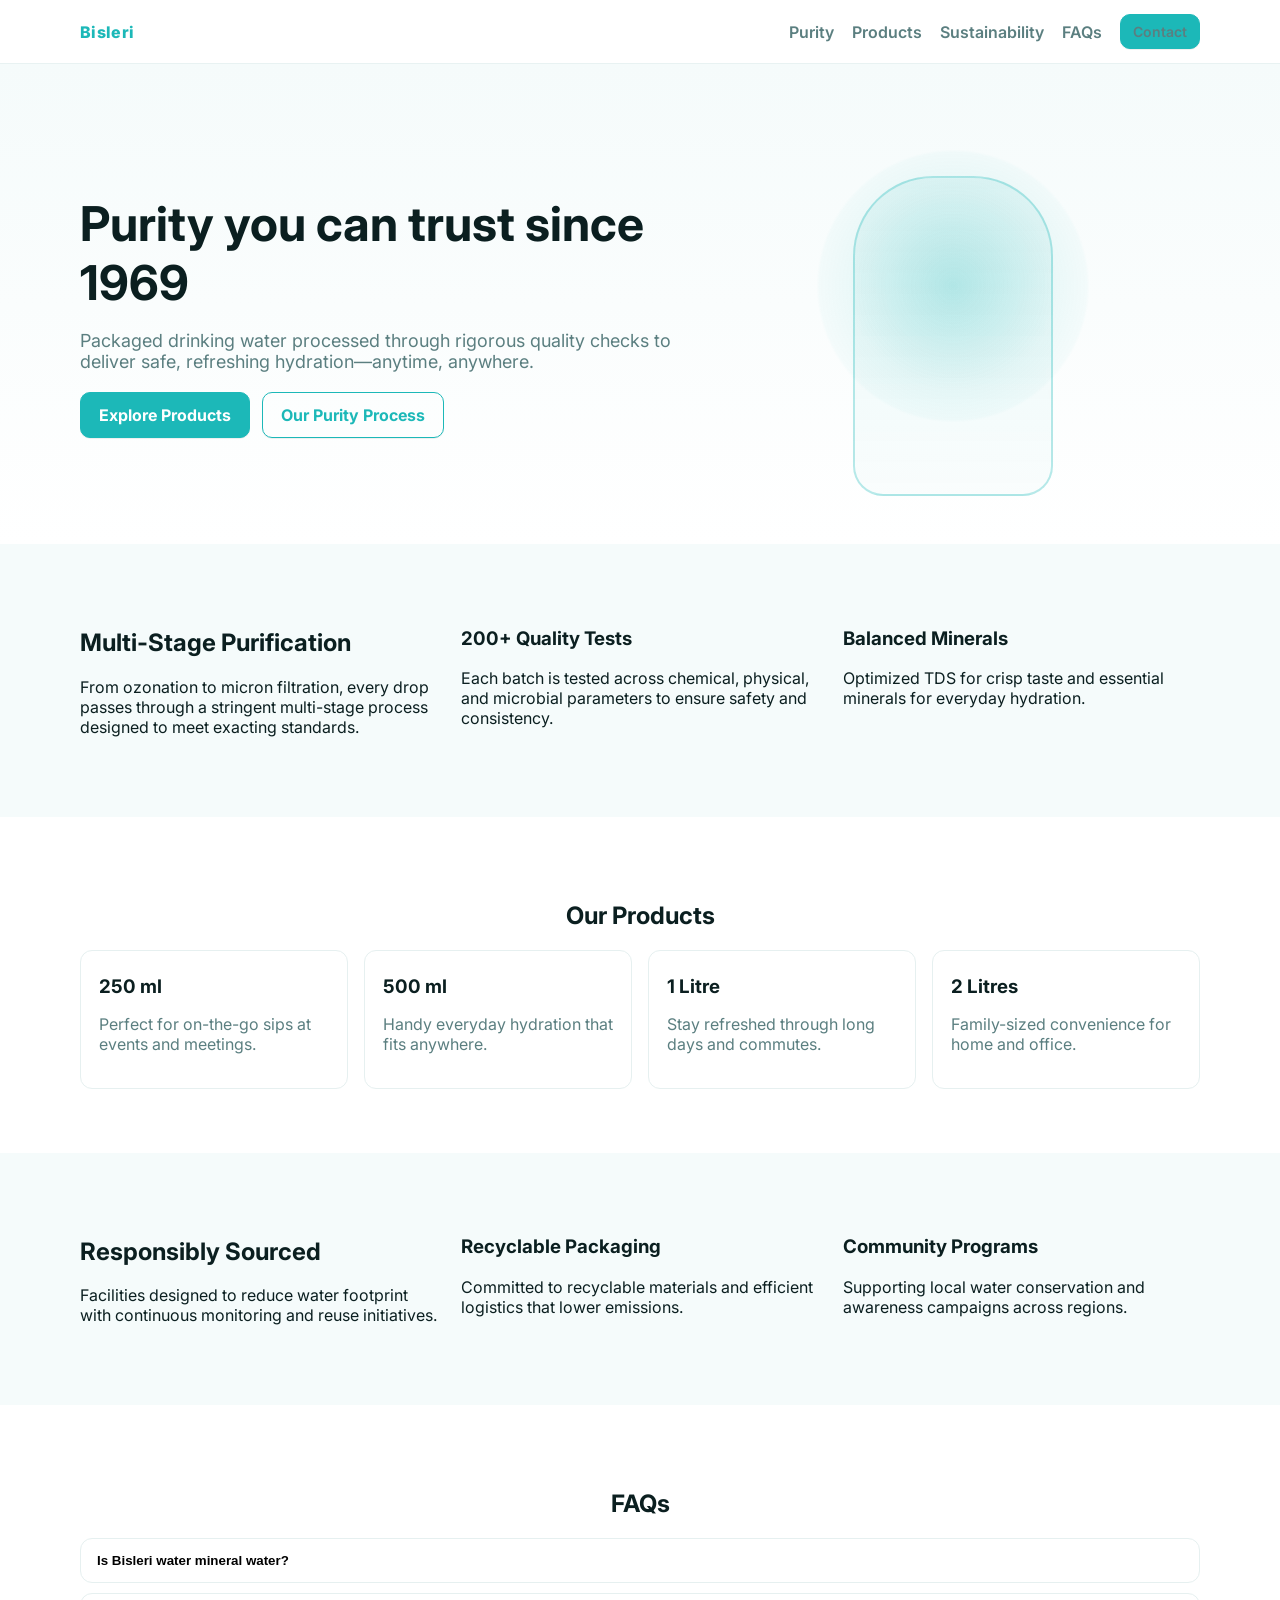
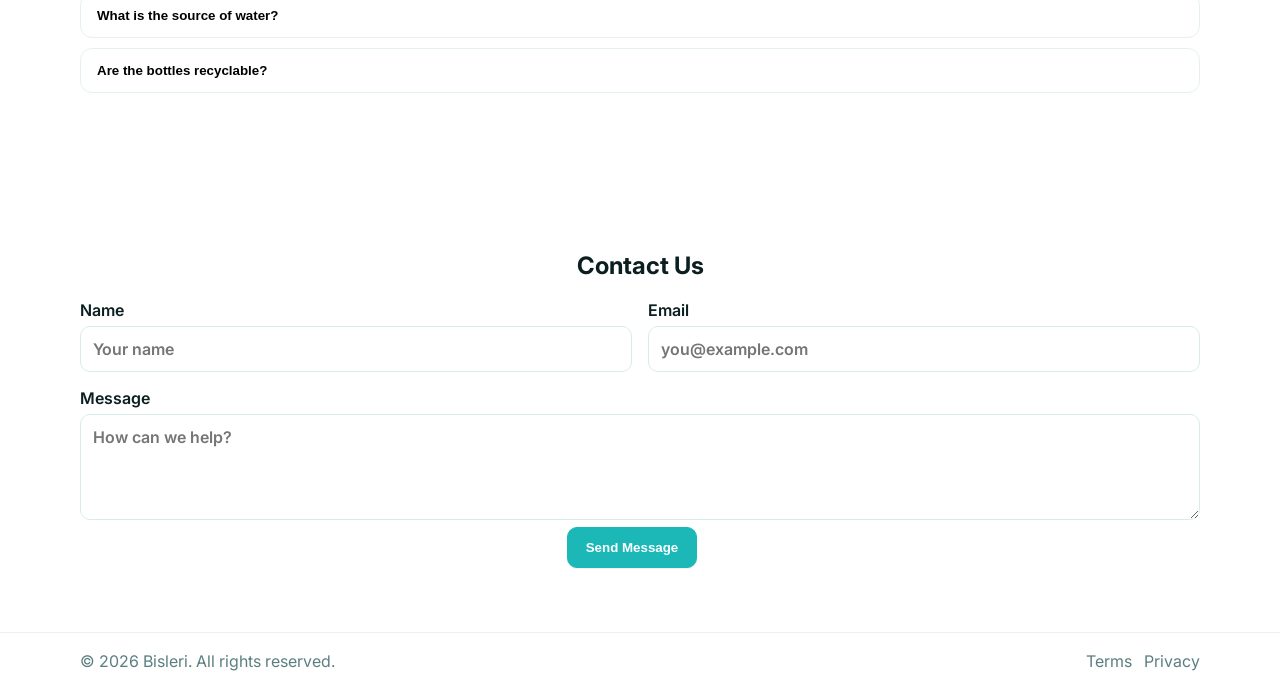
<file: site/index.html>
<!DOCTYPE html>
<html lang="en">
<head>
  <meta charset="utf-8" />
  <meta name="viewport" content="width=device-width, initial-scale=1" />
  <title>Bisleri — Packaged Drinking Water</title>
  <meta name="description" content="Purity you can trust since 1969. Explore Bisleri water, our commitment to quality, sustainability initiatives, and get in touch." />
  <link rel="icon" href="./assets/favicon.svg" type="image/svg+xml" />
  <link rel="preconnect" href="https://fonts.googleapis.com">
  <link rel="preconnect" href="https://fonts.gstatic.com" crossorigin>
  <link href="https://fonts.googleapis.com/css2?family=Inter:wght@400;500;600;700;800&display=swap" rel="stylesheet">
  <link rel="stylesheet" href="./styles.css" />
</head>
<body>
  <header class="nav">
    <div class="container nav__inner">
      <div class="logo">Bisleri</div>
      <nav class="nav__links">
        <a href="#purity">Purity</a>
        <a href="#products">Products</a>
        <a href="#sustainability">Sustainability</a>
        <a href="#faqs">FAQs</a>
        <a href="#contact" class="btn btn--small">Contact</a>
      </nav>
      <button class="nav__toggle" aria-label="Open menu" aria-expanded="false">☰</button>
    </div>
  </header>

  <main>
    <section class="hero">
      <div class="container hero__inner">
        <div class="hero__copy">
          <h1>Purity you can trust since 1969</h1>
          <p>Packaged drinking water processed through rigorous quality checks to deliver safe, refreshing hydration—anytime, anywhere.</p>
          <div class="hero__cta">
            <a href="#products" class="btn">Explore Products</a>
            <a href="#purity" class="btn btn--ghost">Our Purity Process</a>
          </div>
        </div>
        <div class="hero__art" aria-hidden="true">
          <div class="bottle"></div>
          <div class="ripples"></div>
        </div>
      </div>
    </section>

    <section id="purity" class="section section--alt">
      <div class="container grid-3">
        <div>
          <h2>Multi-Stage Purification</h2>
          <p>From ozonation to micron filtration, every drop passes through a stringent multi-stage process designed to meet exacting standards.</p>
        </div>
        <div>
          <h3>200+ Quality Tests</h3>
          <p>Each batch is tested across chemical, physical, and microbial parameters to ensure safety and consistency.</p>
        </div>
        <div>
          <h3>Balanced Minerals</h3>
          <p>Optimized TDS for crisp taste and essential minerals for everyday hydration.</p>
        </div>
      </div>
    </section>

    <section id="products" class="section">
      <div class="container">
        <h2 class="center">Our Products</h2>
        <div class="cards">
          <article class="card">
            <h3>250 ml</h3>
            <p>Perfect for on-the-go sips at events and meetings.</p>
          </article>
          <article class="card">
            <h3>500 ml</h3>
            <p>Handy everyday hydration that fits anywhere.</p>
          </article>
          <article class="card">
            <h3>1 Litre</h3>
            <p>Stay refreshed through long days and commutes.</p>
          </article>
          <article class="card">
            <h3>2 Litres</h3>
            <p>Family-sized convenience for home and office.</p>
          </article>
        </div>
      </div>
    </section>

    <section id="sustainability" class="section section--alt">
      <div class="container grid-3">
        <div>
          <h2>Responsibly Sourced</h2>
          <p>Facilities designed to reduce water footprint with continuous monitoring and reuse initiatives.</p>
        </div>
        <div>
          <h3>Recyclable Packaging</h3>
          <p>Committed to recyclable materials and efficient logistics that lower emissions.</p>
        </div>
        <div>
          <h3>Community Programs</h3>
          <p>Supporting local water conservation and awareness campaigns across regions.</p>
        </div>
      </div>
    </section>

    <section id="faqs" class="section">
      <div class="container">
        <h2 class="center">FAQs</h2>
        <div class="accordion" data-accordion>
          <div class="accordion__item">
            <button class="accordion__trigger">Is Bisleri water mineral water?</button>
            <div class="accordion__content"><p>It is packaged drinking water with balanced minerals added for taste and consistency.</p></div>
          </div>
          <div class="accordion__item">
            <button class="accordion__trigger">What is the source of water?</button>
            <div class="accordion__content"><p>Water is sourced from approved supplies and purified using a multi-stage process.</p></div>
          </div>
          <div class="accordion__item">
            <button class="accordion__trigger">Are the bottles recyclable?</button>
            <div class="accordion__content"><p>Yes. Please dispose of bottles in recycling bins where available.</p></div>
          </div>
        </div>
      </div>
    </section>

    <section id="contact" class="section section--contact">
      <div class="container">
        <h2 class="center">Contact Us</h2>
        <form id="contact-form" novalidate>
          <div class="form__grid">
            <label>
              <span>Name</span>
              <input name="name" type="text" placeholder="Your name" required />
            </label>
            <label>
              <span>Email</span>
              <input name="email" type="email" placeholder="you@example.com" required />
            </label>
            <label class="full">
              <span>Message</span>
              <textarea name="message" rows="4" placeholder="How can we help?" required></textarea>
            </label>
          </div>
          <div class="center">
            <button class="btn" type="submit">Send Message</button>
            <p class="form__note" id="form-note" role="status" aria-live="polite"></p>
          </div>
        </form>
      </div>
    </section>
  </main>

  <footer class="footer">
    <div class="container footer__inner">
      <div>© <span id="year"></span> Bisleri. All rights reserved.</div>
      <div class="footer__links">
        <a href="#">Terms</a>
        <a href="#">Privacy</a>
      </div>
    </div>
  </footer>

  <script src="./script.js" defer></script>
</body>
</html>
</file>
<file: site/styles.css>
:root{
  --bg:#ffffff;
  --text:#0b1f20;
  --muted:#5b7f80;
  --brand:#1cb8b8;
  --brand-dark:#0f8f8f;
  --surface:#f5fbfb;
  --ring: 0 0 0 4px rgba(28,184,184,0.15);
}
*{box-sizing:border-box}
html,body{height:100%}
body{
  margin:0; font-family: Inter, system-ui, -apple-system, Segoe UI, Roboto, Arial, sans-serif;
  color:var(--text); background:var(--bg);
}
.container{width:min(1120px, 92vw); margin-inline:auto}
.center{text-align:center}

/* Nav */
.nav{position:sticky; top:0; backdrop-filter:saturate(180%) blur(8px); background:rgba(255,255,255,0.8); border-bottom:1px solid #e8f2f2; z-index:20}
.nav__inner{display:flex; align-items:center; justify-content:space-between; padding:14px 0}
.logo{font-weight:800; letter-spacing:0.3px; color:var(--brand)}
.nav__links{display:flex; gap:18px; align-items:center}
.nav__links a{color:var(--muted); text-decoration:none; font-weight:600}
.nav__links a:hover{color:var(--brand-dark)}
.nav__toggle{display:none; background:none; border:none; font-size:24px}

/* Hero */
.hero{padding:72px 0 48px; background:linear-gradient(180deg, var(--surface), #fff)}
.hero__inner{display:grid; grid-template-columns: 1.2fr 1fr; gap:32px; align-items:center}
.hero__copy h1{font-size: clamp(32px, 4vw, 48px); margin:0 0 12px}
.hero__copy p{color:var(--muted); font-size:18px}
.hero__cta{margin-top:20px; display:flex; gap:12px; flex-wrap:wrap}
.btn{background:var(--brand); color:white; padding:12px 18px; border-radius:10px; font-weight:700; text-decoration:none; display:inline-block; border:1px solid var(--brand); box-shadow: 0 1px 0 rgba(0,0,0,0.06)}
.btn:hover{background:var(--brand-dark); border-color:var(--brand-dark)}
.btn--ghost{background:transparent; color:var(--brand); border-color:var(--brand)}
.btn--ghost:hover{background:var(--surface)}
.btn--small{padding:8px 12px; font-size:14px}

/* Hero art */
.hero__art{position:relative; height:360px}
.bottle{position:absolute; inset:auto 0 0; margin:auto; width:200px; height:320px; border-radius:80px 80px 30px 30px; background:linear-gradient(180deg, rgba(28,184,184,0.08), rgba(28,184,184,0.02)); border:2px solid rgba(28,184,184,0.3); backdrop-filter: blur(3px)}
.ripples{position:absolute; bottom:0; left:50%; width:420px; height:420px; transform:translateX(-50%); border-radius:50%; background: radial-gradient(circle at center, rgba(28,184,184,0.18), rgba(28,184,184,0.03) 45%, transparent 46%), radial-gradient(circle at center, rgba(28,184,184,0.12), transparent 35%)}

/* Sections */
.section{padding:64px 0}
.section--alt{background:var(--surface)}
.cards{display:grid; grid-template-columns: repeat(4, 1fr); gap:16px; margin-top:18px}
.card{padding:18px; border:1px solid #e6f0f0; border-radius:12px; background:#fff}
.card h3{margin:6px 0 8px}
.card p{color:var(--muted)}

.grid-3{display:grid; grid-template-columns: repeat(3, 1fr); gap:24px; align-items:start}

/* Accordion */
.accordion__item{border:1px solid #e6f0f0; border-radius:12px; margin:10px 0; background:#fff}
.accordion__trigger{width:100%; text-align:left; padding:14px 16px; background:none; border:none; font-weight:700}
.accordion__content{max-height:0; overflow:hidden; transition:max-height .3s ease}
.accordion__item.active .accordion__content{max-height:200px}
.accordion__content p{padding:0 16px 16px; color:var(--muted)}

/* Contact */
.section--contact form{margin-top:10px}
.form__grid{display:grid; grid-template-columns: 1fr 1fr; gap:16px}
.form__grid .full{grid-column: 1 / -1}
label{display:flex; flex-direction:column; gap:6px; font-weight:600}
input, textarea{padding:12px 12px; border-radius:10px; border:1px solid #d9ecec; font:inherit}
input:focus, textarea:focus{outline:none; box-shadow: var(--ring); border-color:var(--brand)}
.form__note{margin-left:12px; display:inline-block; color:var(--muted)}

/* Footer */
.footer{border-top:1px solid #e8f2f2; background:#fff}
.footer__inner{display:flex; align-items:center; justify-content:space-between; padding:18px 0; color:var(--muted)}
.footer__links{display:flex; gap:12px}
.footer__links a{color:var(--muted); text-decoration:none}
.footer__links a:hover{color:var(--brand-dark)}

/* Responsive */
@media (max-width: 900px){
  .hero__inner{grid-template-columns: 1fr}
  .cards{grid-template-columns: repeat(2, 1fr)}
  .grid-3{grid-template-columns: 1fr}
}
@media (max-width: 640px){
  .nav__links{display:none}
  .nav__toggle{display:block}
  .cards{grid-template-columns: 1fr}
  .form__grid{grid-template-columns: 1fr}
}
</file>
